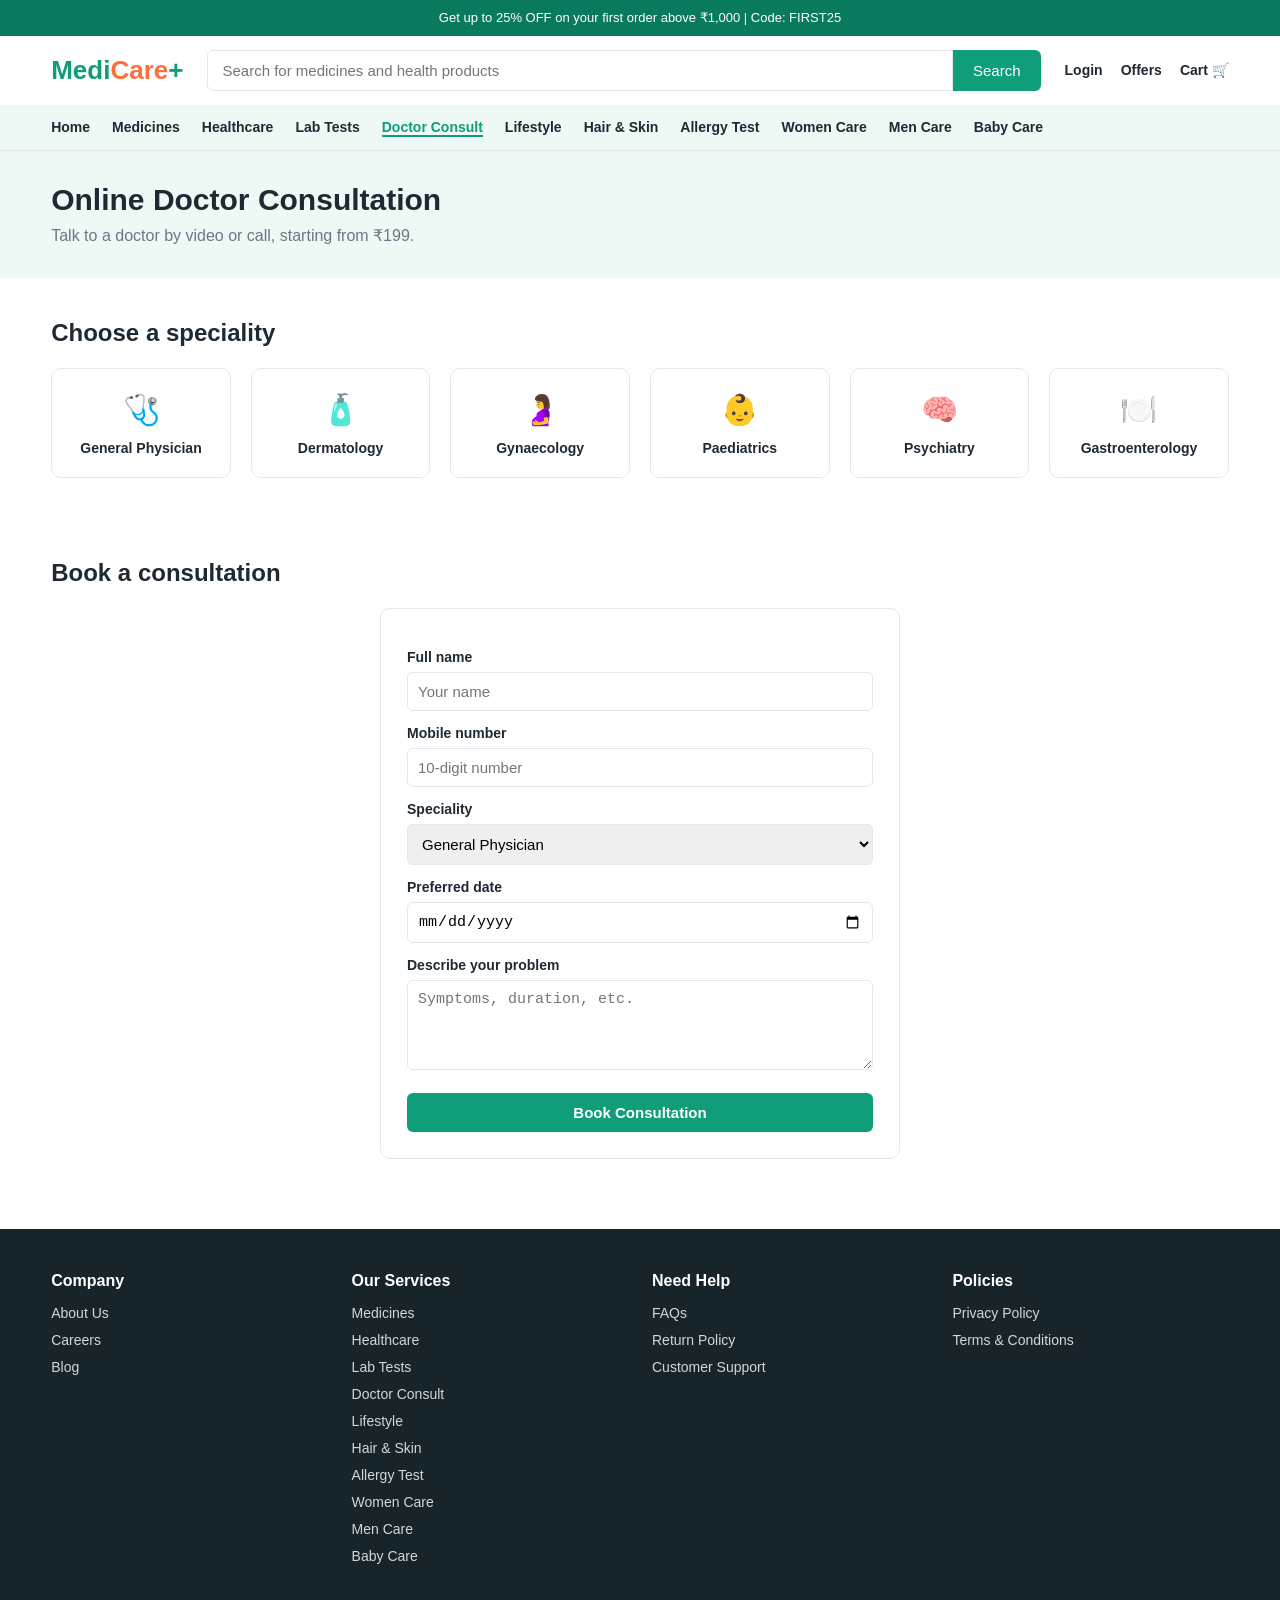
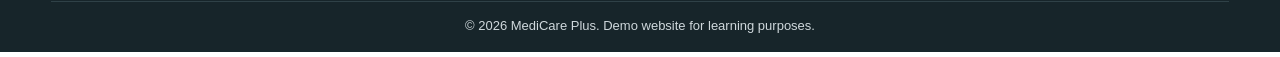
<file: doctor.html>
<!DOCTYPE html>
<html lang="en">
<head>
  <meta charset="UTF-8">
  <meta name="viewport" content="width=device-width, initial-scale=1">
  <title>Doctor Consultation - MediCare Plus</title>
  <link rel="stylesheet" href="style.css">
</head>
<body>

  <div class="topbar">Get up to 25% OFF on your first order above ₹1,000 | Code: FIRST25</div>

  <header>
    <div class="container nav">
      <a href="index.html" class="logo">Medi<span>Care</span>+</a>
      <form class="search" action="#">
        <input type="text" placeholder="Search for medicines and health products">
        <button type="submit">Search</button>
      </form>
      <div class="nav-actions"><a href="#">Login</a><a href="#">Offers</a><a href="#">Cart 🛒</a></div>
    </div>
    <nav class="menu">
      <ul class="container">
        <li><a href="index.html">Home</a></li>
        <li><a href="medicines.html">Medicines</a></li>
        <li><a href="healthcare.html">Healthcare</a></li>
        <li><a href="lab-tests.html">Lab Tests</a></li>
        <li><a href="doctor.html" class="active">Doctor Consult</a></li>
        <li><a href="lifestyle.html">Lifestyle</a></li>
        <li><a href="hair-skincare.html">Hair &amp; Skin</a></li>
        <li><a href="allergy-test.html">Allergy Test</a></li>
        <li><a href="women-care.html">Women Care</a></li>
        <li><a href="men-care.html">Men Care</a></li>
        <li><a href="baby-care.html">Baby Care</a></li>
      </ul>
    </nav>
  </header>

  <div class="page-head">
    <div class="container">
      <h1>Online Doctor Consultation</h1>
      <p>Talk to a doctor by video or call, starting from ₹199.</p>
    </div>
  </div>

  <section>
    <div class="container">
      <h2 class="section-title">Choose a speciality</h2>
      <div class="grid grid-6">
        <a href="#" class="category"><span class="icon">🩺</span>General Physician</a>
        <a href="#" class="category"><span class="icon">🧴</span>Dermatology</a>
        <a href="#" class="category"><span class="icon">🤰</span>Gynaecology</a>
        <a href="#" class="category"><span class="icon">👶</span>Paediatrics</a>
        <a href="#" class="category"><span class="icon">🧠</span>Psychiatry</a>
        <a href="#" class="category"><span class="icon">🍽️</span>Gastroenterology</a>
      </div>
    </div>
  </section>

  <section>
    <div class="container">
      <h2 class="section-title">Book a consultation</h2>
      <form class="form-box" action="#">
        <label for="name">Full name</label>
        <input type="text" id="name" placeholder="Your name">

        <label for="phone">Mobile number</label>
        <input type="tel" id="phone" placeholder="10-digit number">

        <label for="spec">Speciality</label>
        <select id="spec">
          <option>General Physician</option>
          <option>Dermatology</option>
          <option>Gynaecology</option>
          <option>Paediatrics</option>
          <option>Psychiatry</option>
        </select>

        <label for="date">Preferred date</label>
        <input type="date" id="date">

        <label for="msg">Describe your problem</label>
        <textarea id="msg" rows="4" placeholder="Symptoms, duration, etc."></textarea>

        <button type="submit" class="btn btn-green">Book Consultation</button>
      </form>
    </div>
  </section>

  <footer>
    <div class="container">
      <div class="footer-grid">
        <div><h4>Company</h4><ul><li><a href="#">About Us</a></li><li><a href="#">Careers</a></li><li><a href="#">Blog</a></li></ul></div>
        <div><h4>Our Services</h4><ul><li><a href="medicines.html">Medicines</a></li><li><a href="healthcare.html">Healthcare</a></li><li><a href="lab-tests.html">Lab Tests</a></li><li><a href="doctor.html">Doctor Consult</a></li><li><a href="lifestyle.html">Lifestyle</a></li><li><a href="hair-skincare.html">Hair &amp; Skin</a></li><li><a href="allergy-test.html">Allergy Test</a></li><li><a href="women-care.html">Women Care</a></li><li><a href="men-care.html">Men Care</a></li><li><a href="baby-care.html">Baby Care</a></li></ul></div>
        <div><h4>Need Help</h4><ul><li><a href="#">FAQs</a></li><li><a href="#">Return Policy</a></li><li><a href="#">Customer Support</a></li></ul></div>
        <div><h4>Policies</h4><ul><li><a href="#">Privacy Policy</a></li><li><a href="#">Terms &amp; Conditions</a></li></ul></div>
      </div>
      <p class="copy">© 2026 MediCare Plus. Demo website for learning purposes.</p>
    </div>
  </footer>

</body>
</html>
</file>
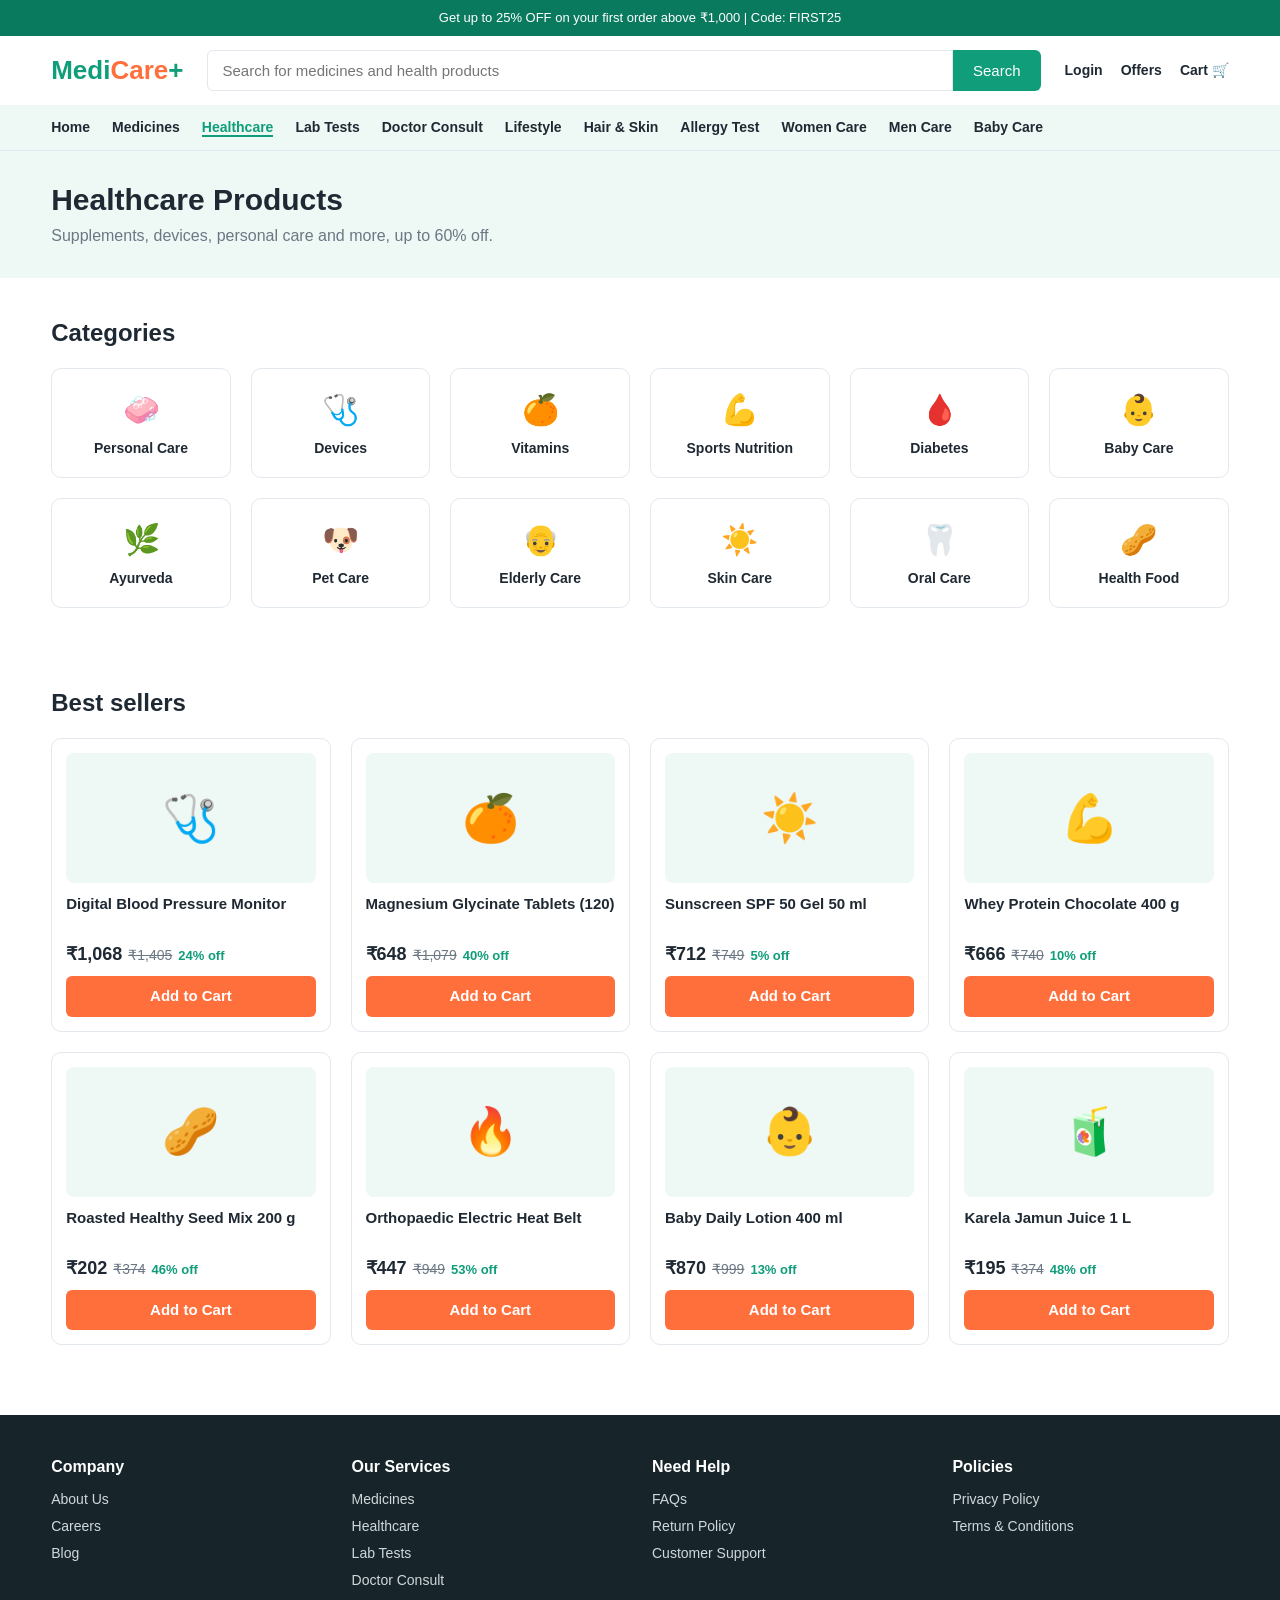
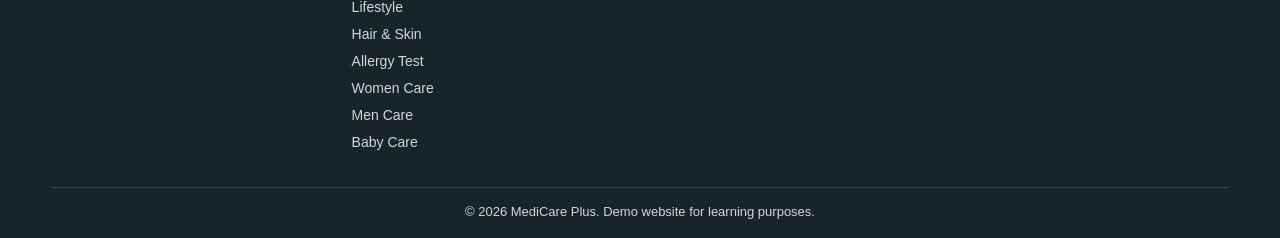
<file: healthcare.html>
<!DOCTYPE html>
<html lang="en">
<head>
  <meta charset="UTF-8">
  <meta name="viewport" content="width=device-width, initial-scale=1">
  <title>Healthcare Products - MediCare Plus</title>
  <link rel="stylesheet" href="style.css">
</head>
<body>

  <div class="topbar">Get up to 25% OFF on your first order above ₹1,000 | Code: FIRST25</div>

  <header>
    <div class="container nav">
      <a href="index.html" class="logo">Medi<span>Care</span>+</a>
      <form class="search" action="#">
        <input type="text" placeholder="Search for medicines and health products">
        <button type="submit">Search</button>
      </form>
      <div class="nav-actions"><a href="#">Login</a><a href="#">Offers</a><a href="#">Cart 🛒</a></div>
    </div>
    <nav class="menu">
      <ul class="container">
        <li><a href="index.html">Home</a></li>
        <li><a href="medicines.html">Medicines</a></li>
        <li><a href="healthcare.html" class="active">Healthcare</a></li>
        <li><a href="lab-tests.html">Lab Tests</a></li>
        <li><a href="doctor.html">Doctor Consult</a></li>
        <li><a href="lifestyle.html">Lifestyle</a></li>
        <li><a href="hair-skincare.html">Hair &amp; Skin</a></li>
        <li><a href="allergy-test.html">Allergy Test</a></li>
        <li><a href="women-care.html">Women Care</a></li>
        <li><a href="men-care.html">Men Care</a></li>
        <li><a href="baby-care.html">Baby Care</a></li>
      </ul>
    </nav>
  </header>

  <div class="page-head">
    <div class="container">
      <h1>Healthcare Products</h1>
      <p>Supplements, devices, personal care and more, up to 60% off.</p>
    </div>
  </div>

  <section>
    <div class="container">
      <h2 class="section-title">Categories</h2>
      <div class="grid grid-6">
        <a href="#" class="category"><span class="icon">🧼</span>Personal Care</a>
        <a href="#" class="category"><span class="icon">🩺</span>Devices</a>
        <a href="#" class="category"><span class="icon">🍊</span>Vitamins</a>
        <a href="#" class="category"><span class="icon">💪</span>Sports Nutrition</a>
        <a href="#" class="category"><span class="icon">🩸</span>Diabetes</a>
        <a href="#" class="category"><span class="icon">👶</span>Baby Care</a>
        <a href="#" class="category"><span class="icon">🌿</span>Ayurveda</a>
        <a href="#" class="category"><span class="icon">🐶</span>Pet Care</a>
        <a href="#" class="category"><span class="icon">👴</span>Elderly Care</a>
        <a href="#" class="category"><span class="icon">☀️</span>Skin Care</a>
        <a href="#" class="category"><span class="icon">🦷</span>Oral Care</a>
        <a href="#" class="category"><span class="icon">🥜</span>Health Food</a>
      </div>
    </div>
  </section>

  <section>
    <div class="container">
      <h2 class="section-title">Best sellers</h2>
      <div class="grid grid-4">
        <div class="product"><div class="img">🩺</div><h4>Digital Blood Pressure Monitor</h4>
          <div class="price"><span class="now">₹1,068</span><span class="mrp">₹1,405</span><span class="off">24% off</span></div><a href="#" class="btn">Add to Cart</a></div>
        <div class="product"><div class="img">🍊</div><h4>Magnesium Glycinate Tablets (120)</h4>
          <div class="price"><span class="now">₹648</span><span class="mrp">₹1,079</span><span class="off">40% off</span></div><a href="#" class="btn">Add to Cart</a></div>
        <div class="product"><div class="img">☀️</div><h4>Sunscreen SPF 50 Gel 50 ml</h4>
          <div class="price"><span class="now">₹712</span><span class="mrp">₹749</span><span class="off">5% off</span></div><a href="#" class="btn">Add to Cart</a></div>
        <div class="product"><div class="img">💪</div><h4>Whey Protein Chocolate 400 g</h4>
          <div class="price"><span class="now">₹666</span><span class="mrp">₹740</span><span class="off">10% off</span></div><a href="#" class="btn">Add to Cart</a></div>
        <div class="product"><div class="img">🥜</div><h4>Roasted Healthy Seed Mix 200 g</h4>
          <div class="price"><span class="now">₹202</span><span class="mrp">₹374</span><span class="off">46% off</span></div><a href="#" class="btn">Add to Cart</a></div>
        <div class="product"><div class="img">🔥</div><h4>Orthopaedic Electric Heat Belt</h4>
          <div class="price"><span class="now">₹447</span><span class="mrp">₹949</span><span class="off">53% off</span></div><a href="#" class="btn">Add to Cart</a></div>
        <div class="product"><div class="img">👶</div><h4>Baby Daily Lotion 400 ml</h4>
          <div class="price"><span class="now">₹870</span><span class="mrp">₹999</span><span class="off">13% off</span></div><a href="#" class="btn">Add to Cart</a></div>
        <div class="product"><div class="img">🧃</div><h4>Karela Jamun Juice 1 L</h4>
          <div class="price"><span class="now">₹195</span><span class="mrp">₹374</span><span class="off">48% off</span></div><a href="#" class="btn">Add to Cart</a></div>
      </div>
    </div>
  </section>

  <footer>
    <div class="container">
      <div class="footer-grid">
        <div><h4>Company</h4><ul><li><a href="#">About Us</a></li><li><a href="#">Careers</a></li><li><a href="#">Blog</a></li></ul></div>
        <div><h4>Our Services</h4><ul><li><a href="medicines.html">Medicines</a></li><li><a href="healthcare.html">Healthcare</a></li><li><a href="lab-tests.html">Lab Tests</a></li><li><a href="doctor.html">Doctor Consult</a></li><li><a href="lifestyle.html">Lifestyle</a></li><li><a href="hair-skincare.html">Hair &amp; Skin</a></li><li><a href="allergy-test.html">Allergy Test</a></li><li><a href="women-care.html">Women Care</a></li><li><a href="men-care.html">Men Care</a></li><li><a href="baby-care.html">Baby Care</a></li></ul></div>
        <div><h4>Need Help</h4><ul><li><a href="#">FAQs</a></li><li><a href="#">Return Policy</a></li><li><a href="#">Customer Support</a></li></ul></div>
        <div><h4>Policies</h4><ul><li><a href="#">Privacy Policy</a></li><li><a href="#">Terms &amp; Conditions</a></li></ul></div>
      </div>
      <p class="copy">© 2026 MediCare Plus. Demo website for learning purposes.</p>
    </div>
  </footer>

</body>
</html>
</file>
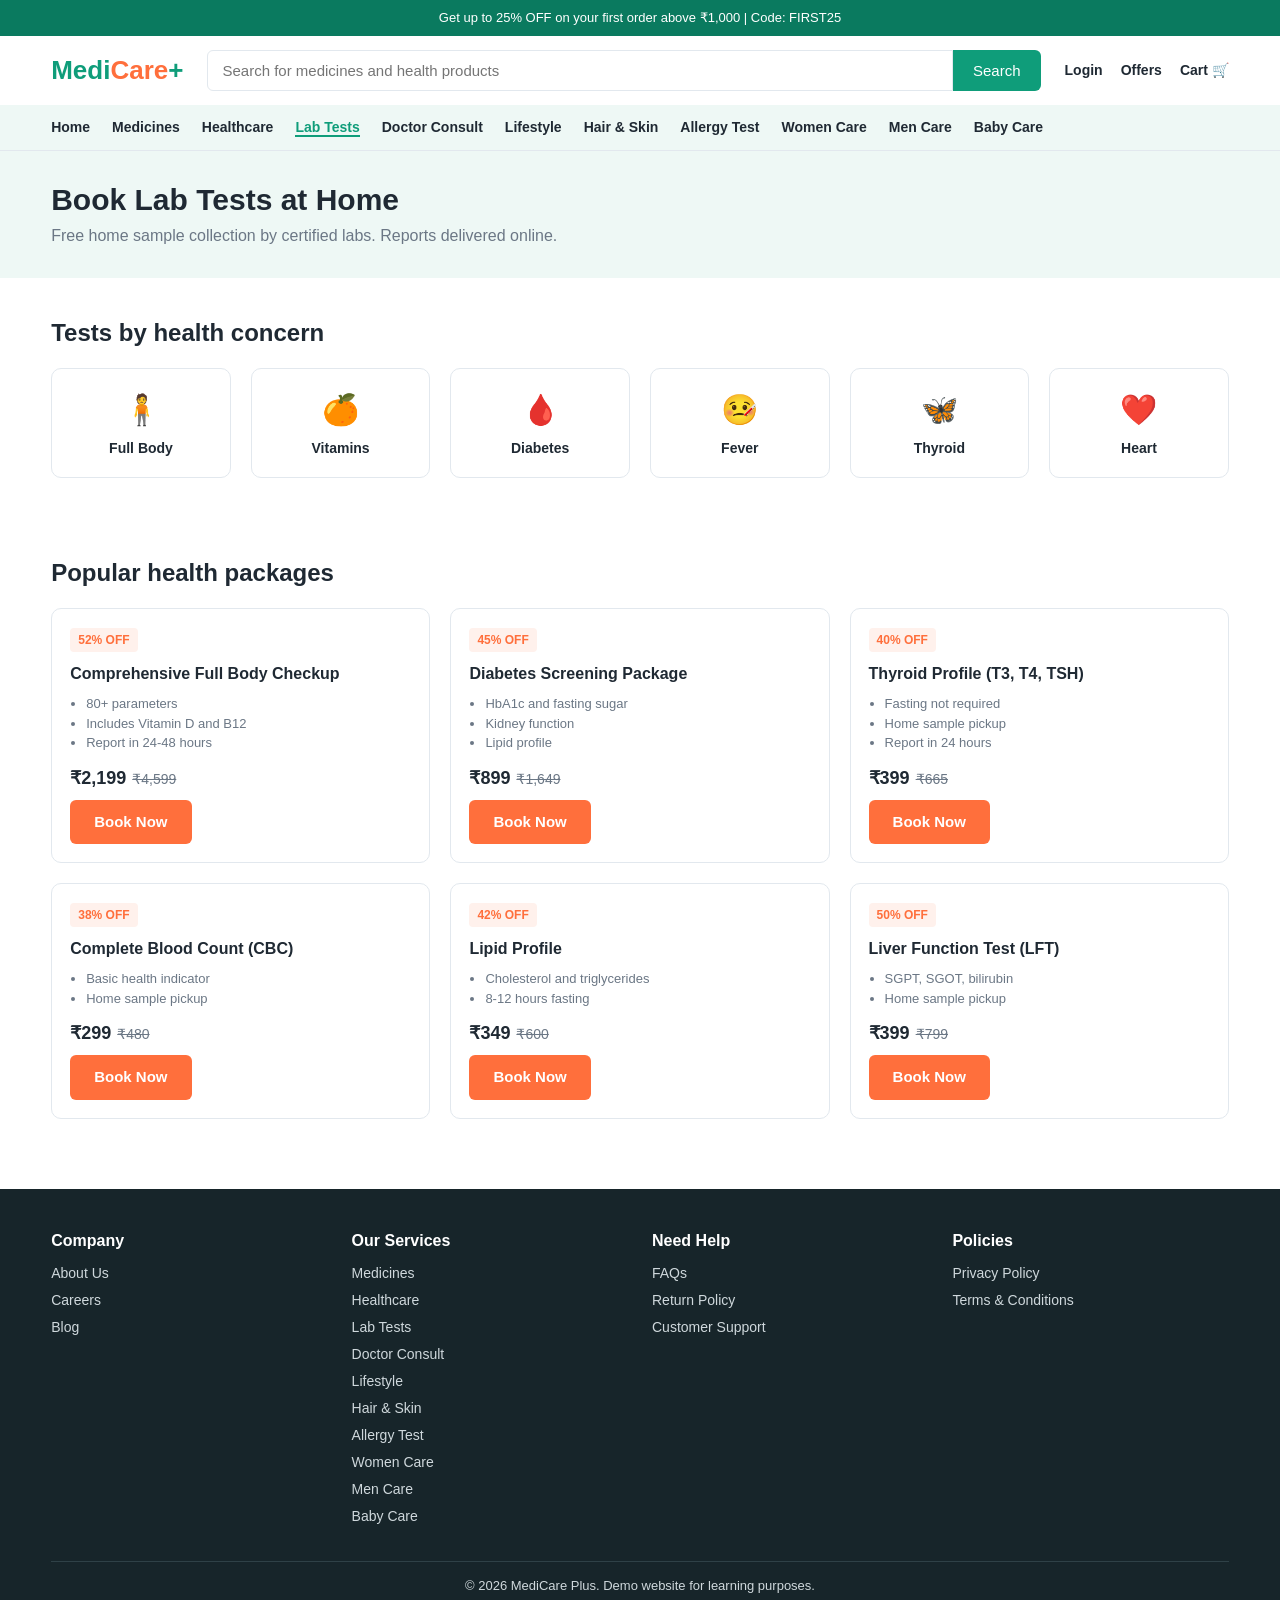
<file: lab-tests.html>
<!DOCTYPE html>
<html lang="en">
<head>
  <meta charset="UTF-8">
  <meta name="viewport" content="width=device-width, initial-scale=1">
  <title>Lab Tests - MediCare Plus</title>
  <link rel="stylesheet" href="style.css">
</head>
<body>

  <div class="topbar">Get up to 25% OFF on your first order above ₹1,000 | Code: FIRST25</div>

  <header>
    <div class="container nav">
      <a href="index.html" class="logo">Medi<span>Care</span>+</a>
      <form class="search" action="#">
        <input type="text" placeholder="Search for medicines and health products">
        <button type="submit">Search</button>
      </form>
      <div class="nav-actions"><a href="#">Login</a><a href="#">Offers</a><a href="#">Cart 🛒</a></div>
    </div>
    <nav class="menu">
      <ul class="container">
        <li><a href="index.html">Home</a></li>
        <li><a href="medicines.html">Medicines</a></li>
        <li><a href="healthcare.html">Healthcare</a></li>
        <li><a href="lab-tests.html" class="active">Lab Tests</a></li>
        <li><a href="doctor.html">Doctor Consult</a></li>
        <li><a href="lifestyle.html">Lifestyle</a></li>
        <li><a href="hair-skincare.html">Hair &amp; Skin</a></li>
        <li><a href="allergy-test.html">Allergy Test</a></li>
        <li><a href="women-care.html">Women Care</a></li>
        <li><a href="men-care.html">Men Care</a></li>
        <li><a href="baby-care.html">Baby Care</a></li>
      </ul>
    </nav>
  </header>

  <div class="page-head">
    <div class="container">
      <h1>Book Lab Tests at Home</h1>
      <p>Free home sample collection by certified labs. Reports delivered online.</p>
    </div>
  </div>

  <section>
    <div class="container">
      <h2 class="section-title">Tests by health concern</h2>
      <div class="grid grid-6">
        <a href="#" class="category"><span class="icon">🧍</span>Full Body</a>
        <a href="#" class="category"><span class="icon">🍊</span>Vitamins</a>
        <a href="#" class="category"><span class="icon">🩸</span>Diabetes</a>
        <a href="#" class="category"><span class="icon">🤒</span>Fever</a>
        <a href="#" class="category"><span class="icon">🦋</span>Thyroid</a>
        <a href="#" class="category"><span class="icon">❤️</span>Heart</a>
      </div>
    </div>
  </section>

  <section>
    <div class="container">
      <h2 class="section-title">Popular health packages</h2>
      <div class="grid grid-3">
        <div class="test-card">
          <span class="badge">52% OFF</span>
          <h4>Comprehensive Full Body Checkup</h4>
          <ul><li>80+ parameters</li><li>Includes Vitamin D and B12</li><li>Report in 24-48 hours</li></ul>
          <div class="price"><span class="now">₹2,199</span><span class="mrp">₹4,599</span></div>
          <a href="#" class="btn">Book Now</a>
        </div>
        <div class="test-card">
          <span class="badge">45% OFF</span>
          <h4>Diabetes Screening Package</h4>
          <ul><li>HbA1c and fasting sugar</li><li>Kidney function</li><li>Lipid profile</li></ul>
          <div class="price"><span class="now">₹899</span><span class="mrp">₹1,649</span></div>
          <a href="#" class="btn">Book Now</a>
        </div>
        <div class="test-card">
          <span class="badge">40% OFF</span>
          <h4>Thyroid Profile (T3, T4, TSH)</h4>
          <ul><li>Fasting not required</li><li>Home sample pickup</li><li>Report in 24 hours</li></ul>
          <div class="price"><span class="now">₹399</span><span class="mrp">₹665</span></div>
          <a href="#" class="btn">Book Now</a>
        </div>
        <div class="test-card">
          <span class="badge">38% OFF</span>
          <h4>Complete Blood Count (CBC)</h4>
          <ul><li>Basic health indicator</li><li>Home sample pickup</li></ul>
          <div class="price"><span class="now">₹299</span><span class="mrp">₹480</span></div>
          <a href="#" class="btn">Book Now</a>
        </div>
        <div class="test-card">
          <span class="badge">42% OFF</span>
          <h4>Lipid Profile</h4>
          <ul><li>Cholesterol and triglycerides</li><li>8-12 hours fasting</li></ul>
          <div class="price"><span class="now">₹349</span><span class="mrp">₹600</span></div>
          <a href="#" class="btn">Book Now</a>
        </div>
        <div class="test-card">
          <span class="badge">50% OFF</span>
          <h4>Liver Function Test (LFT)</h4>
          <ul><li>SGPT, SGOT, bilirubin</li><li>Home sample pickup</li></ul>
          <div class="price"><span class="now">₹399</span><span class="mrp">₹799</span></div>
          <a href="#" class="btn">Book Now</a>
        </div>
      </div>
    </div>
  </section>

  <footer>
    <div class="container">
      <div class="footer-grid">
        <div><h4>Company</h4><ul><li><a href="#">About Us</a></li><li><a href="#">Careers</a></li><li><a href="#">Blog</a></li></ul></div>
        <div><h4>Our Services</h4><ul><li><a href="medicines.html">Medicines</a></li><li><a href="healthcare.html">Healthcare</a></li><li><a href="lab-tests.html">Lab Tests</a></li><li><a href="doctor.html">Doctor Consult</a></li><li><a href="lifestyle.html">Lifestyle</a></li><li><a href="hair-skincare.html">Hair &amp; Skin</a></li><li><a href="allergy-test.html">Allergy Test</a></li><li><a href="women-care.html">Women Care</a></li><li><a href="men-care.html">Men Care</a></li><li><a href="baby-care.html">Baby Care</a></li></ul></div>
        <div><h4>Need Help</h4><ul><li><a href="#">FAQs</a></li><li><a href="#">Return Policy</a></li><li><a href="#">Customer Support</a></li></ul></div>
        <div><h4>Policies</h4><ul><li><a href="#">Privacy Policy</a></li><li><a href="#">Terms &amp; Conditions</a></li></ul></div>
      </div>
      <p class="copy">© 2026 MediCare Plus. Demo website for learning purposes.</p>
    </div>
  </footer>

</body>
</html>
</file>
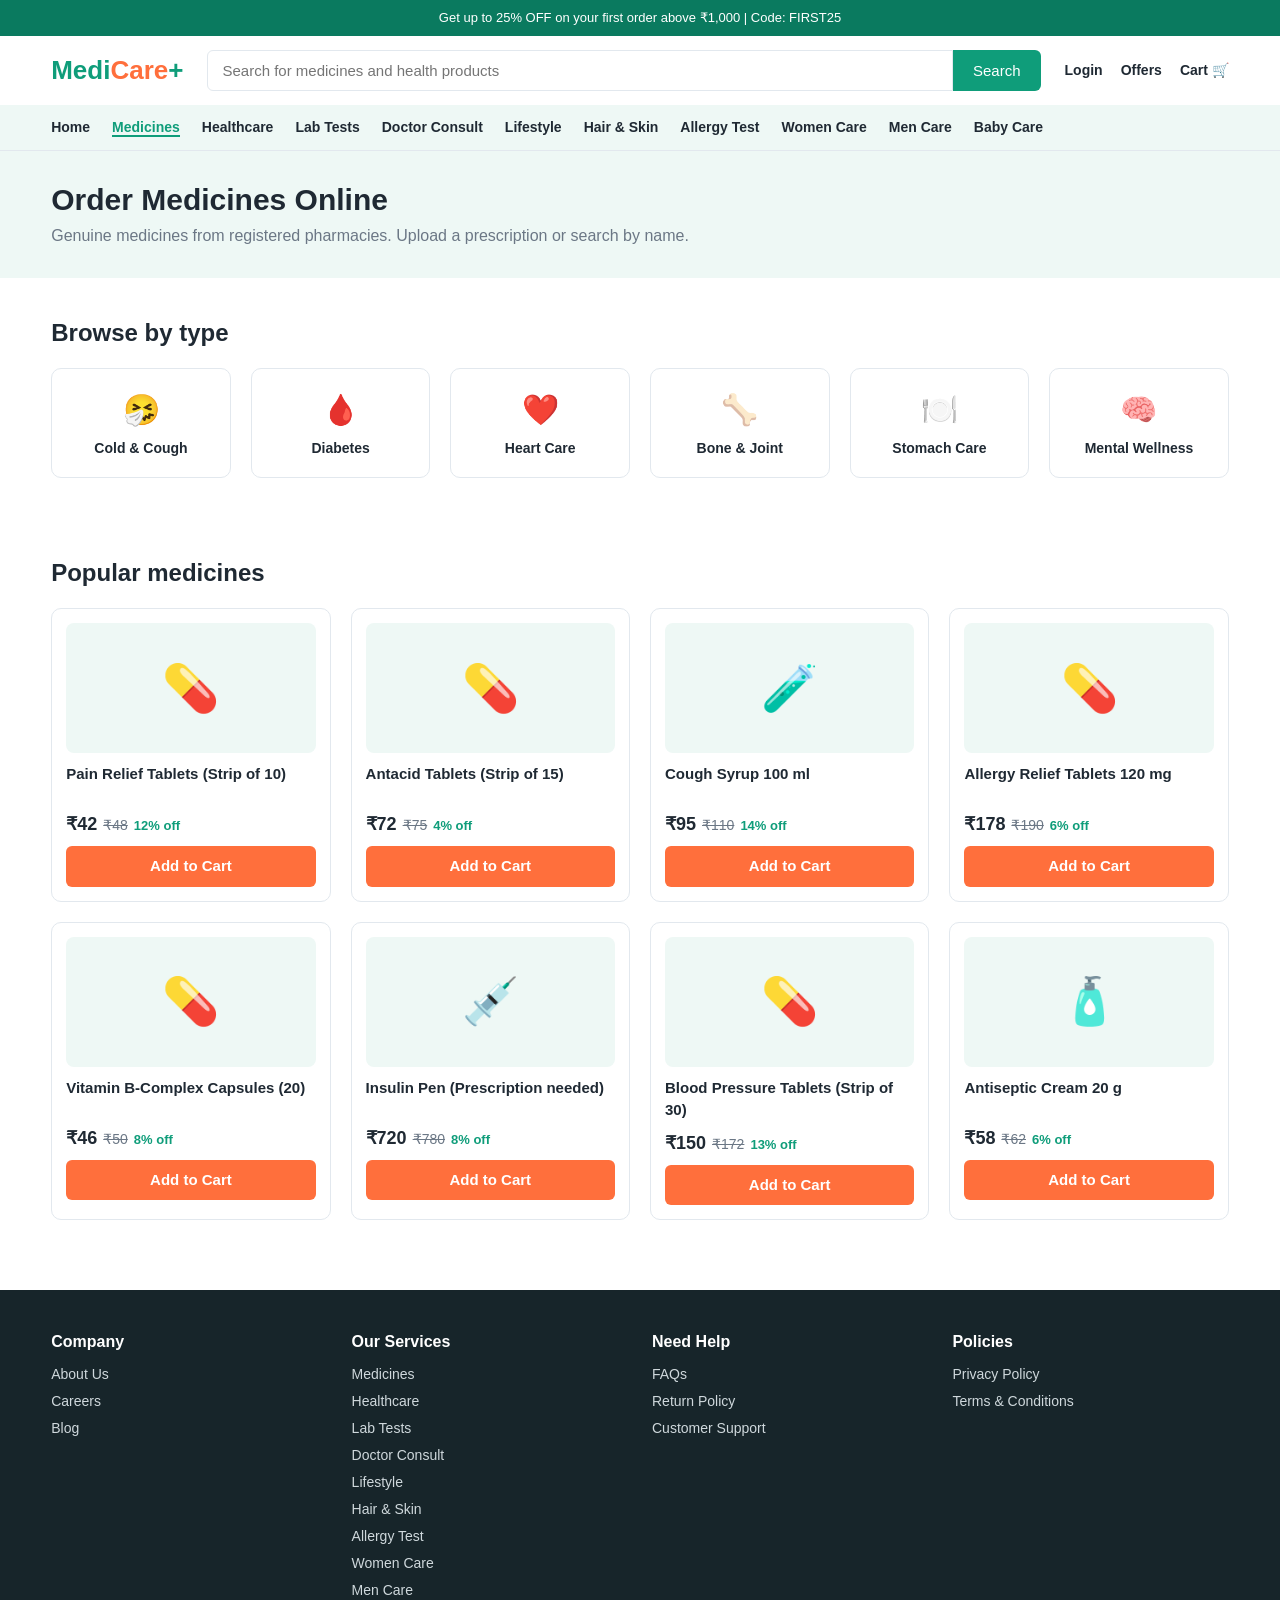
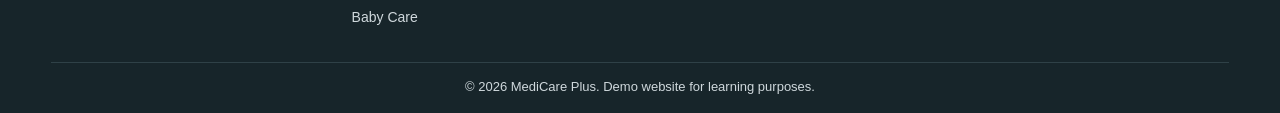
<file: medicines.html>
<!DOCTYPE html>
<html lang="en">
<head>
  <meta charset="UTF-8">
  <meta name="viewport" content="width=device-width, initial-scale=1">
  <title>Order Medicines - MediCare Plus</title>
  <link rel="stylesheet" href="style.css">
</head>
<body>

  <div class="topbar">Get up to 25% OFF on your first order above ₹1,000 | Code: FIRST25</div>

  <header>
    <div class="container nav">
      <a href="index.html" class="logo">Medi<span>Care</span>+</a>
      <form class="search" action="#">
        <input type="text" placeholder="Search for medicines and health products">
        <button type="submit">Search</button>
      </form>
      <div class="nav-actions"><a href="#">Login</a><a href="#">Offers</a><a href="#">Cart 🛒</a></div>
    </div>
    <nav class="menu">
      <ul class="container">
        <li><a href="index.html">Home</a></li>
        <li><a href="medicines.html" class="active">Medicines</a></li>
        <li><a href="healthcare.html">Healthcare</a></li>
        <li><a href="lab-tests.html">Lab Tests</a></li>
        <li><a href="doctor.html">Doctor Consult</a></li>
        <li><a href="lifestyle.html">Lifestyle</a></li>
        <li><a href="hair-skincare.html">Hair &amp; Skin</a></li>
        <li><a href="allergy-test.html">Allergy Test</a></li>
        <li><a href="women-care.html">Women Care</a></li>
        <li><a href="men-care.html">Men Care</a></li>
        <li><a href="baby-care.html">Baby Care</a></li>
      </ul>
    </nav>
  </header>

  <div class="page-head">
    <div class="container">
      <h1>Order Medicines Online</h1>
      <p>Genuine medicines from registered pharmacies. Upload a prescription or search by name.</p>
    </div>
  </div>

  <section>
    <div class="container">
      <h2 class="section-title">Browse by type</h2>
      <div class="grid grid-6">
        <a href="#" class="category"><span class="icon">🤧</span>Cold &amp; Cough</a>
        <a href="#" class="category"><span class="icon">🩸</span>Diabetes</a>
        <a href="#" class="category"><span class="icon">❤️</span>Heart Care</a>
        <a href="#" class="category"><span class="icon">🦴</span>Bone &amp; Joint</a>
        <a href="#" class="category"><span class="icon">🍽️</span>Stomach Care</a>
        <a href="#" class="category"><span class="icon">🧠</span>Mental Wellness</a>
      </div>
    </div>
  </section>

  <section>
    <div class="container">
      <h2 class="section-title">Popular medicines</h2>
      <div class="grid grid-4">
        <div class="product"><div class="img">💊</div><h4>Pain Relief Tablets (Strip of 10)</h4>
          <div class="price"><span class="now">₹42</span><span class="mrp">₹48</span><span class="off">12% off</span></div><a href="#" class="btn">Add to Cart</a></div>
        <div class="product"><div class="img">💊</div><h4>Antacid Tablets (Strip of 15)</h4>
          <div class="price"><span class="now">₹72</span><span class="mrp">₹75</span><span class="off">4% off</span></div><a href="#" class="btn">Add to Cart</a></div>
        <div class="product"><div class="img">🧪</div><h4>Cough Syrup 100 ml</h4>
          <div class="price"><span class="now">₹95</span><span class="mrp">₹110</span><span class="off">14% off</span></div><a href="#" class="btn">Add to Cart</a></div>
        <div class="product"><div class="img">💊</div><h4>Allergy Relief Tablets 120 mg</h4>
          <div class="price"><span class="now">₹178</span><span class="mrp">₹190</span><span class="off">6% off</span></div><a href="#" class="btn">Add to Cart</a></div>
        <div class="product"><div class="img">💊</div><h4>Vitamin B-Complex Capsules (20)</h4>
          <div class="price"><span class="now">₹46</span><span class="mrp">₹50</span><span class="off">8% off</span></div><a href="#" class="btn">Add to Cart</a></div>
        <div class="product"><div class="img">💉</div><h4>Insulin Pen (Prescription needed)</h4>
          <div class="price"><span class="now">₹720</span><span class="mrp">₹780</span><span class="off">8% off</span></div><a href="#" class="btn">Add to Cart</a></div>
        <div class="product"><div class="img">💊</div><h4>Blood Pressure Tablets (Strip of 30)</h4>
          <div class="price"><span class="now">₹150</span><span class="mrp">₹172</span><span class="off">13% off</span></div><a href="#" class="btn">Add to Cart</a></div>
        <div class="product"><div class="img">🧴</div><h4>Antiseptic Cream 20 g</h4>
          <div class="price"><span class="now">₹58</span><span class="mrp">₹62</span><span class="off">6% off</span></div><a href="#" class="btn">Add to Cart</a></div>
      </div>
    </div>
  </section>

  <footer>
    <div class="container">
      <div class="footer-grid">
        <div><h4>Company</h4><ul><li><a href="#">About Us</a></li><li><a href="#">Careers</a></li><li><a href="#">Blog</a></li></ul></div>
        <div><h4>Our Services</h4><ul><li><a href="medicines.html">Medicines</a></li><li><a href="healthcare.html">Healthcare</a></li><li><a href="lab-tests.html">Lab Tests</a></li><li><a href="doctor.html">Doctor Consult</a></li><li><a href="lifestyle.html">Lifestyle</a></li><li><a href="hair-skincare.html">Hair &amp; Skin</a></li><li><a href="allergy-test.html">Allergy Test</a></li><li><a href="women-care.html">Women Care</a></li><li><a href="men-care.html">Men Care</a></li><li><a href="baby-care.html">Baby Care</a></li></ul></div>
        <div><h4>Need Help</h4><ul><li><a href="#">FAQs</a></li><li><a href="#">Return Policy</a></li><li><a href="#">Customer Support</a></li></ul></div>
        <div><h4>Policies</h4><ul><li><a href="#">Privacy Policy</a></li><li><a href="#">Terms &amp; Conditions</a></li></ul></div>
      </div>
      <p class="copy">© 2026 MediCare Plus. Demo website for learning purposes.</p>
    </div>
  </footer>

</body>
</html>
</file>
<file: style.css>
/* ===== Reset & base ===== */
* { margin: 0; padding: 0; box-sizing: border-box; }
:root {
  --green: #0f9d7a;
  --green-dark: #0a7a5f;
  --light: #eef8f5;
  --text: #1f2933;
  --muted: #6b7785;
  --border: #e2e8ee;
  --accent: #ff6f3c;
}
body { font-family: Arial, Helvetica, sans-serif; color: var(--text); background: #fff; line-height: 1.5; }
a { color: inherit; text-decoration: none; }
ul { list-style: none; }
img { max-width: 100%; display: block; }
.container { width: 92%; max-width: 1200px; margin: 0 auto; }
section { padding: 40px 0; }
h1, h2, h3 { line-height: 1.25; }
h2.section-title { font-size: 24px; margin-bottom: 20px; }

/* ===== Top offer bar ===== */
.topbar { background: var(--green-dark); color: #fff; text-align: center; font-size: 13px; padding: 8px 10px; }

/* ===== Header / nav ===== */
header { background: #fff; border-bottom: 1px solid var(--border); position: sticky; top: 0; z-index: 10; }
.nav { display: flex; align-items: center; gap: 24px; padding: 14px 0; flex-wrap: wrap; }
.logo { font-size: 26px; font-weight: bold; color: var(--green); }
.logo span { color: var(--accent); }
.search { flex: 1; min-width: 220px; display: flex; }
.search input { flex: 1; padding: 11px 14px; border: 1px solid var(--border); border-radius: 6px 0 0 6px; font-size: 15px; outline: none; }
.search button { padding: 0 20px; border: none; background: var(--green); color: #fff; border-radius: 0 6px 6px 0; cursor: pointer; font-size: 15px; }
.nav-actions { display: flex; gap: 18px; font-size: 14px; font-weight: bold; }
.nav-actions a:hover { color: var(--green); }
.menu { background: var(--light); }
.menu ul { display: flex; gap: 8px 22px; padding: 12px 0; flex-wrap: wrap; font-size: 14px; font-weight: bold; }
.menu a:hover, .menu a.active { color: var(--green); border-bottom: 2px solid var(--green); }

/* ===== Hero ===== */
.hero { background: linear-gradient(120deg, var(--green), #2cc7a0); color: #fff; padding: 60px 0; }
.hero .container { display: flex; align-items: center; justify-content: space-between; gap: 30px; flex-wrap: wrap; }
.hero h1 { font-size: 40px; margin-bottom: 12px; }
.hero p { font-size: 18px; margin-bottom: 22px; max-width: 520px; }
.hero-box { background: #fff; color: var(--text); padding: 24px; border-radius: 10px; width: 340px; box-shadow: 0 6px 20px rgba(0,0,0,.15); }
.hero-box h3 { margin-bottom: 10px; }
.hero-box ol { margin: 10px 0 16px 18px; color: var(--muted); font-size: 14px; }

/* ===== Buttons ===== */
.btn { display: inline-block; padding: 11px 24px; background: var(--accent); color: #fff; border: none; border-radius: 6px; font-weight: bold; cursor: pointer; font-size: 15px; }
.btn:hover { opacity: .9; }
.btn-green { background: var(--green); }
.btn-outline { background: #fff; color: var(--green); border: 1px solid var(--green); }

/* ===== Grids & cards ===== */
.grid { display: grid; gap: 20px; }
.grid-4 { grid-template-columns: repeat(4, 1fr); }
.grid-3 { grid-template-columns: repeat(3, 1fr); }
.grid-6 { grid-template-columns: repeat(6, 1fr); }
.offer-card { background: var(--light); border-radius: 10px; padding: 22px 14px; text-align: center; border: 1px solid var(--border); transition: .2s; }
.offer-card:hover { transform: translateY(-4px); box-shadow: 0 6px 16px rgba(0,0,0,.08); }
.offer-card .icon { font-size: 34px; }
.offer-card h4 { margin: 8px 0 4px; }
.offer-card small { color: var(--green-dark); font-weight: bold; }

.product { border: 1px solid var(--border); border-radius: 10px; padding: 14px; background: #fff; }
.product .img { background: var(--light); height: 130px; border-radius: 8px; display: flex; align-items: center; justify-content: center; font-size: 46px; margin-bottom: 10px; }
.product h4 { font-size: 15px; min-height: 40px; }
.price { margin: 8px 0; }
.price .now { font-weight: bold; font-size: 18px; }
.price .mrp { color: var(--muted); text-decoration: line-through; margin-left: 6px; font-size: 14px; }
.price .off { color: var(--green); font-weight: bold; margin-left: 6px; font-size: 13px; }
.product .btn { width: 100%; text-align: center; padding: 9px; }

.category { text-align: center; padding: 18px 8px; border: 1px solid var(--border); border-radius: 10px; font-size: 14px; font-weight: bold; }
.category .icon { font-size: 30px; display: block; margin-bottom: 6px; }
.category:hover { border-color: var(--green); color: var(--green); }

/* ===== Stats / why choose us ===== */
.stats { background: var(--light); text-align: center; }
.stats .num { font-size: 30px; font-weight: bold; color: var(--green); }
.stats p { color: var(--muted); font-size: 14px; }

/* ===== Testimonials ===== */
.review { border: 1px solid var(--border); border-radius: 10px; padding: 18px; }
.review p { font-size: 14px; color: var(--muted); margin: 8px 0; }

/* ===== Page header (inner pages) ===== */
.page-head { background: var(--light); padding: 30px 0; }
.page-head h1 { font-size: 30px; }
.page-head p { color: var(--muted); margin-top: 6px; }

/* ===== Lab test cards ===== */
.test-card { border: 1px solid var(--border); border-radius: 10px; padding: 18px; }
.test-card .badge { display: inline-block; background: #fff1ec; color: var(--accent); font-weight: bold; font-size: 12px; padding: 3px 8px; border-radius: 4px; }
.test-card h4 { margin: 10px 0 6px; }
.test-card ul { font-size: 13px; color: var(--muted); margin: 8px 0 12px 16px; list-style: disc; }

/* ===== Forms ===== */
.form-box { max-width: 520px; margin: 0 auto; border: 1px solid var(--border); border-radius: 10px; padding: 26px; }
.form-box label { display: block; font-weight: bold; margin: 12px 0 4px; font-size: 14px; }
.form-box input, .form-box select, .form-box textarea { width: 100%; padding: 10px; border: 1px solid var(--border); border-radius: 6px; font-size: 15px; }
.form-box .btn { margin-top: 16px; width: 100%; }

/* ===== Footer ===== */
footer { background: #17252a; color: #cfd8dc; padding: 40px 0 16px; margin-top: 30px; }
.footer-grid { display: grid; grid-template-columns: repeat(4, 1fr); gap: 24px; }
footer h4 { color: #fff; margin-bottom: 10px; }
footer li { margin: 6px 0; font-size: 14px; }
footer a:hover { color: #fff; }
.copy { text-align: center; font-size: 13px; margin-top: 28px; border-top: 1px solid #2f4147; padding-top: 14px; }

/* ===== Responsive ===== */
@media (max-width: 900px) {
  .grid-4, .grid-3 { grid-template-columns: repeat(2, 1fr); }
  .grid-6 { grid-template-columns: repeat(3, 1fr); }
  .footer-grid { grid-template-columns: repeat(2, 1fr); }
  .hero h1 { font-size: 30px; }
}
@media (max-width: 520px) {
  .grid-4, .grid-3 { grid-template-columns: 1fr; }
  .grid-6 { grid-template-columns: repeat(2, 1fr); }
  .footer-grid { grid-template-columns: 1fr; }
  .hero-box { width: 100%; }
}

/* ===== New: images, hero split, feature cards ===== */
.split { display: flex; align-items: center; gap: 30px; flex-wrap: wrap; }
.split > div { flex: 1; min-width: 280px; }
.split img { width: 100%; border-radius: 12px; }
.feature { display: block; border: 1px solid var(--border); border-radius: 10px; overflow: hidden; background: #fff; transition: .2s; }
.feature:hover { transform: translateY(-4px); box-shadow: 0 6px 16px rgba(0,0,0,.08); }
.feature img { width: 100%; height: 160px; object-fit: cover; }
.feature .body { padding: 12px 14px; }
.feature p { font-size: 13px; color: var(--muted); }
.product .img { padding: 0; overflow: hidden; }
.product .img img { width: 100%; height: 100%; object-fit: cover; }
.category img { width: 100%; height: 90px; object-fit: cover; border-radius: 8px; margin-bottom: 8px; }
.test-card img { width: 100%; height: 110px; object-fit: cover; }
.note { font-size: 13px; color: var(--muted); }
</file>
